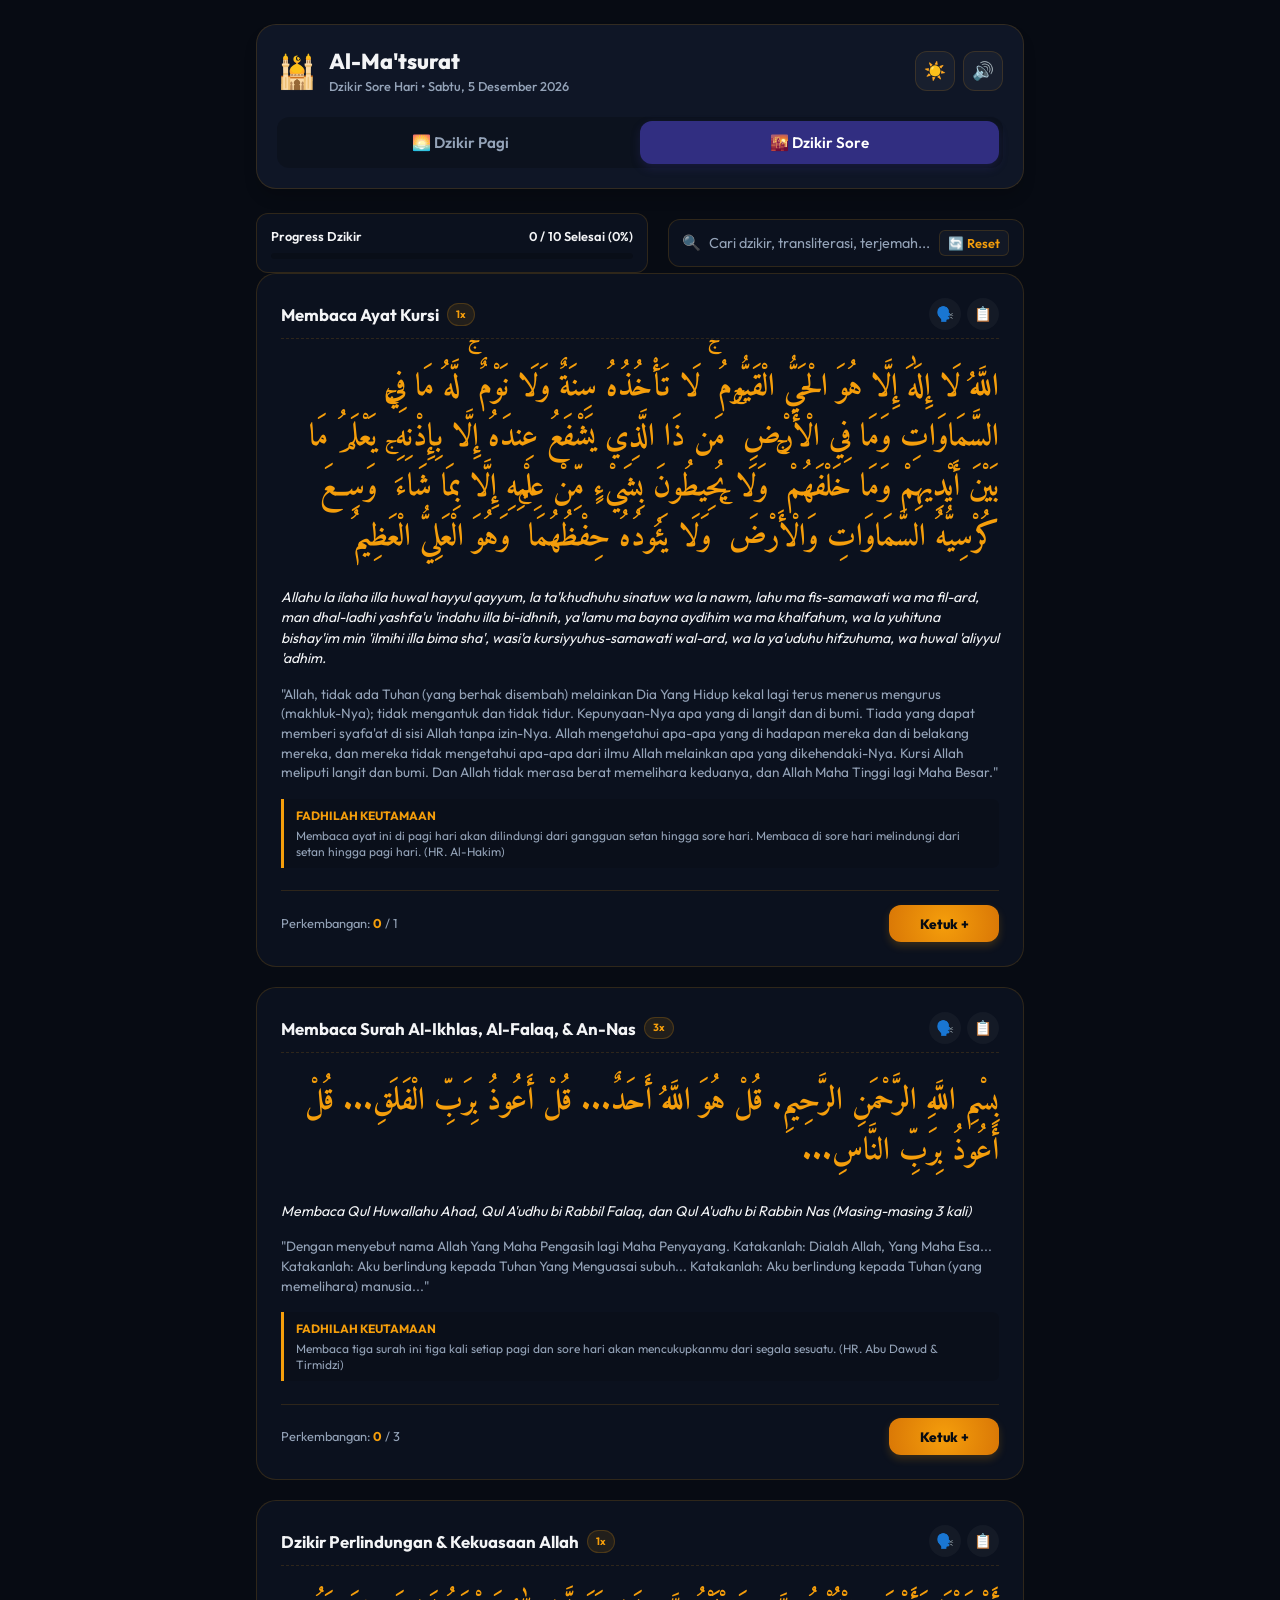
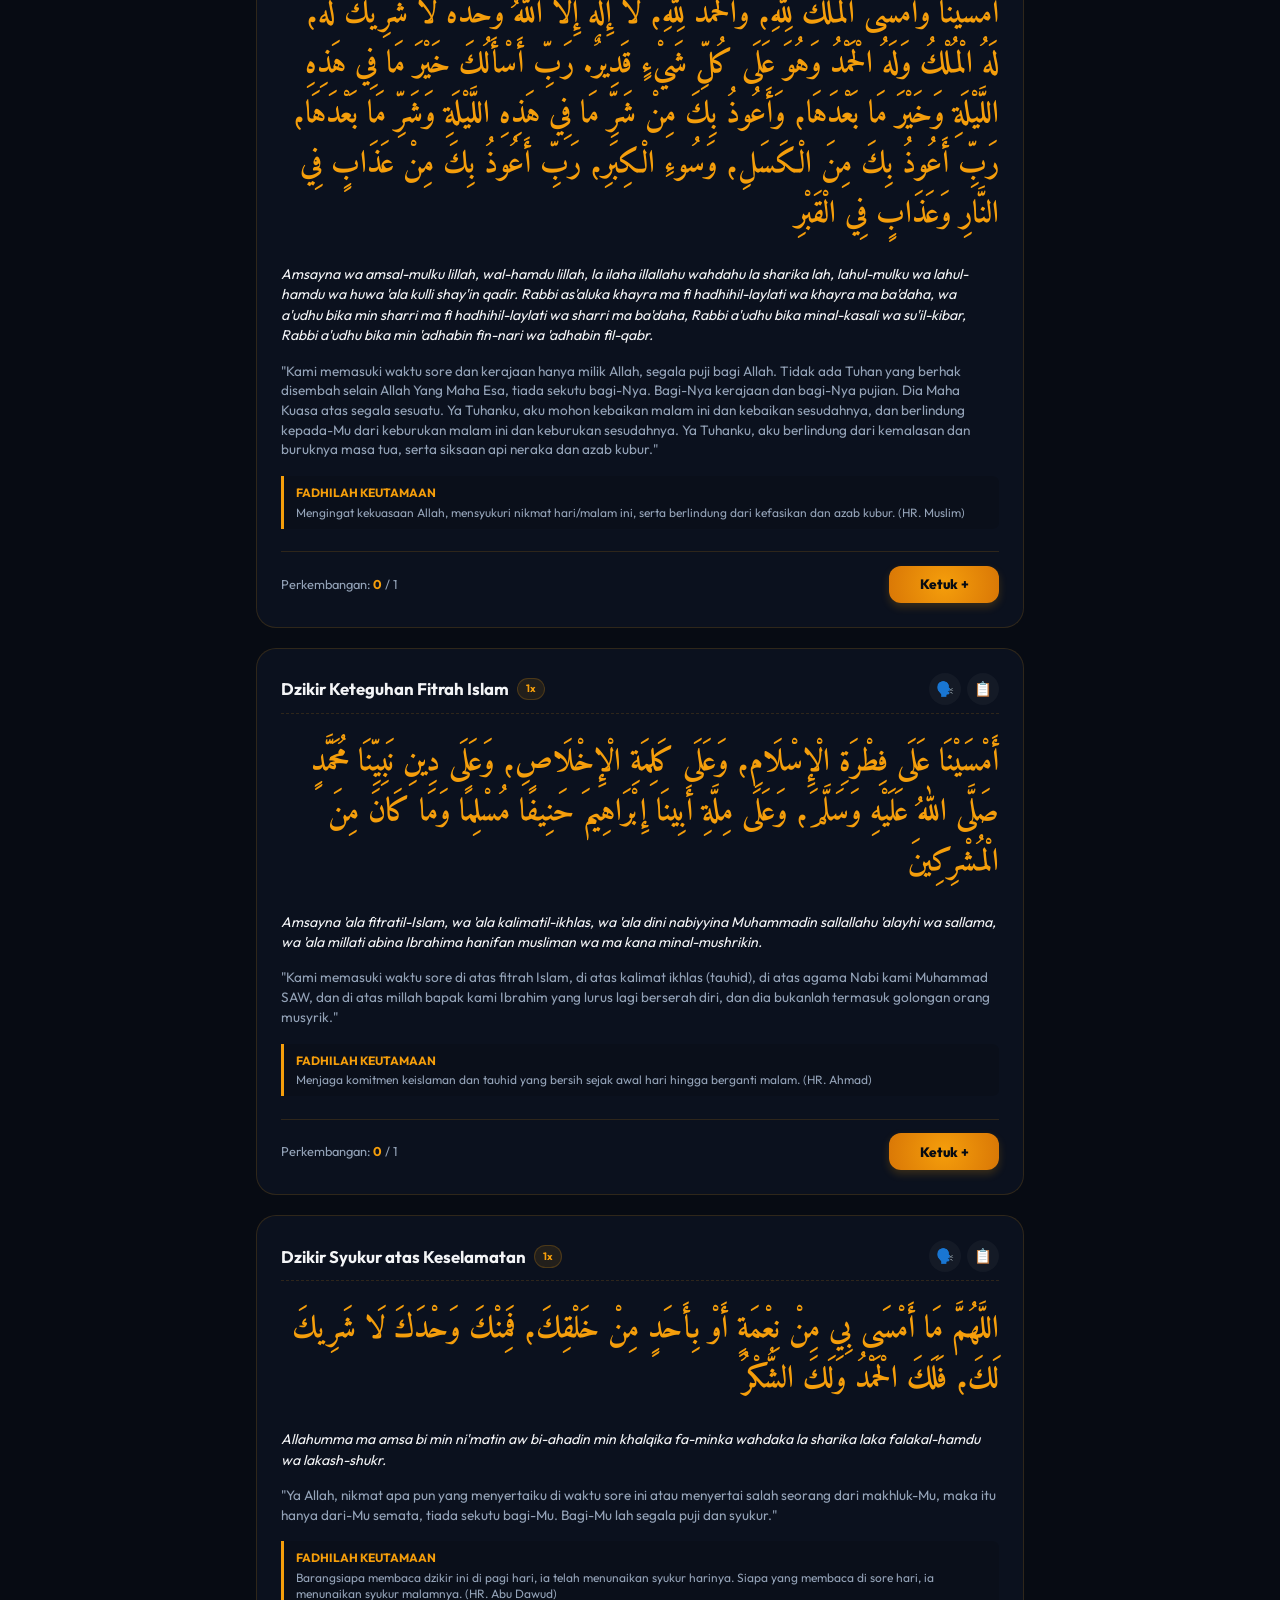
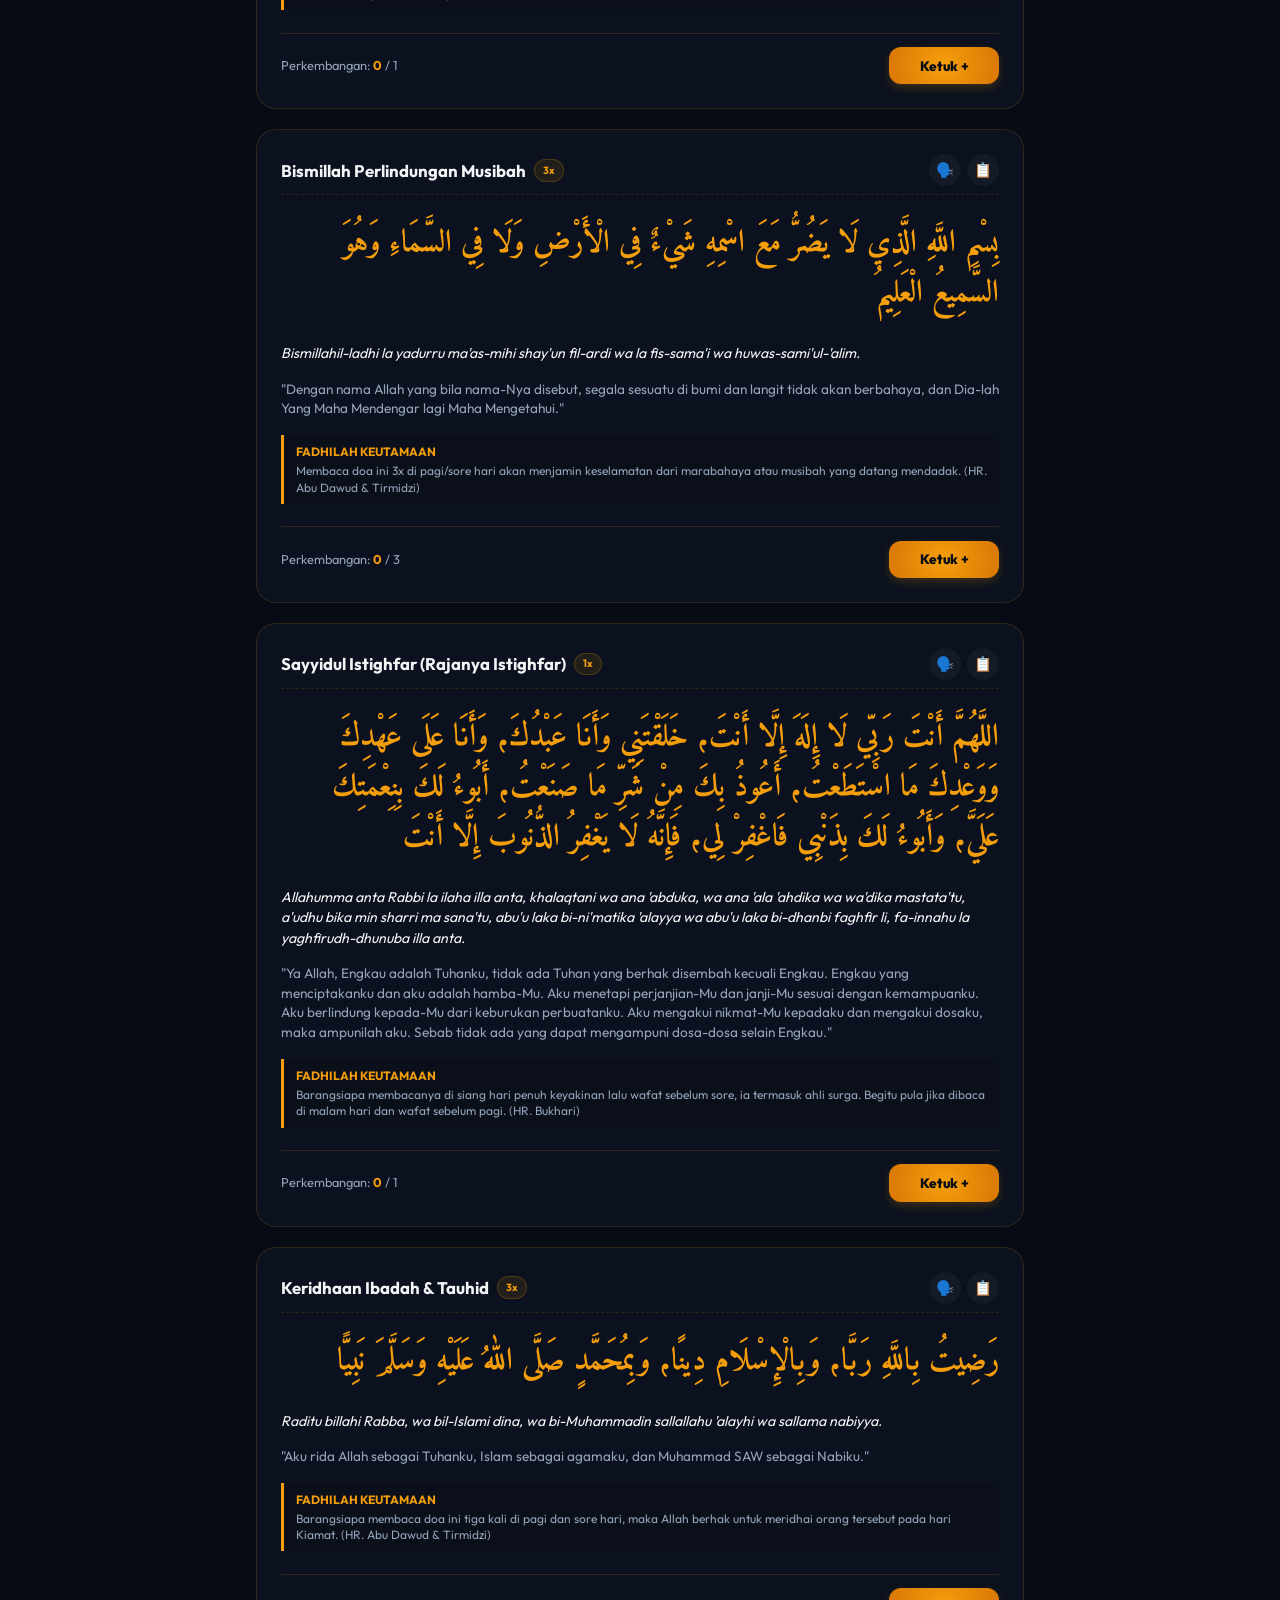
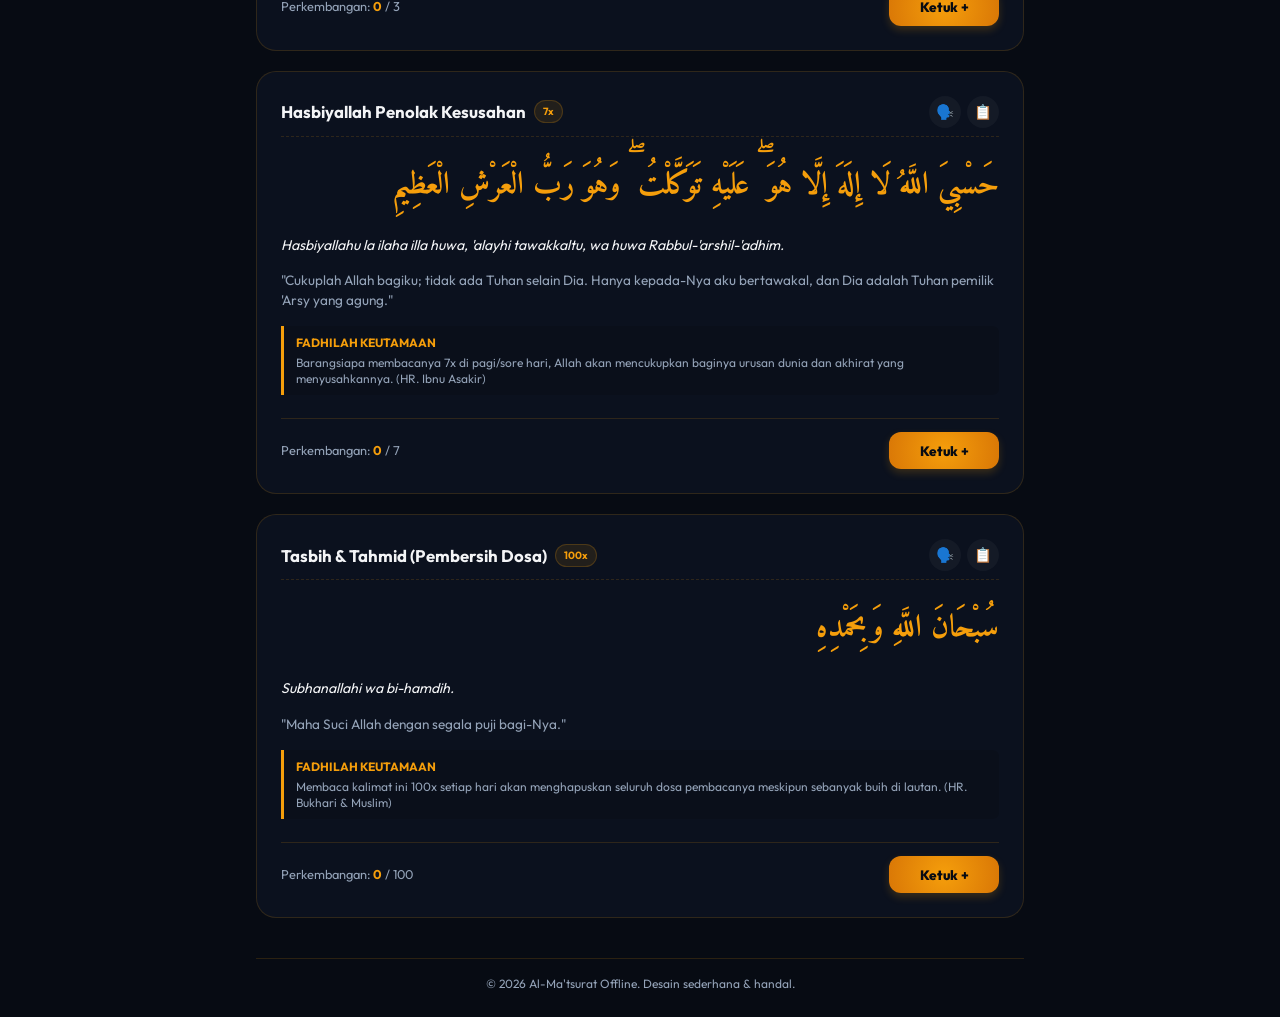
<file: al-matsurat/index.html>
<!DOCTYPE html>
<html lang="id">
<head>
    <meta charset="UTF-8">
    <meta name="viewport" content="width=device-width, initial-scale=1.0">
    <meta name="description" content="Aplikasi Dzikir Pagi & Sore Al-Ma'tsurat Sederhana, Cepat, dan 100% Offline-friendly.">
    <title>Al-Ma'tsurat - Dzikir Pagi & Sore Sederhana</title>
    
    <!-- Google Fonts: Outfit & Amiri (loads online, falls back to sans-serif/serif offline) -->
    <link href="https://fonts.googleapis.com/css2?family=Amiri:wght@400;700&family=Outfit:wght@400;500;600;700;800&display=swap" rel="stylesheet">
    
    <link rel="stylesheet" href="style.css">
</head>
<body>
    <div class="app-container">
        
        <!-- Header -->
        <header class="app-header">
            <div class="header-main">
                <div class="brand">
                    <span class="logo-emoji">🕌</span>
                    <div>
                        <h1>Al-Ma'tsurat</h1>
                        <p id="header-time-lbl">Dzikir Pagi & Sore</p>
                    </div>
                </div>
                
                <div class="header-controls">
                    <button class="control-btn" id="theme-toggle" title="Ubah Tema">🌙</button>
                    <button class="control-btn" id="sound-toggle" title="Suara Ketukan">🔊</button>
                </div>
            </div>

            <!-- Switcher Tabs (Pagi / Sore) -->
            <div class="mode-switcher-bar">
                <button class="mode-tab active" id="tab-pagi" data-mode="pagi">
                    <span>🌅 Dzikir Pagi</span>
                </button>
                <button class="mode-tab" id="tab-sore" data-mode="sore">
                    <span>🌇 Dzikir Sore</span>
                </button>
            </div>
        </header>

        <!-- Main Body -->
        <main class="app-content">
            
            <!-- Progress & Search Row -->
            <div class="utility-row">
                <div class="progress-panel">
                    <div class="progress-info">
                        <span>Progress Dzikir</span>
                        <span id="progress-text">0 / 10 Selesai (0%)</span>
                    </div>
                    <div class="progress-bar-bg">
                        <div class="progress-bar-fill" id="progress-fill" style="width: 0%;"></div>
                    </div>
                </div>
                
                <div class="search-box">
                    <span class="search-icon">🔍</span>
                    <input type="text" id="dzikir-search" placeholder="Cari dzikir, transliterasi, terjemah...">
                    <button id="btn-reset-all" class="btn-reset" title="Reset Semua Counter">
                        🔄 Reset
                    </button>
                </div>
            </div>

            <!-- Dzikir List Grid -->
            <div class="dzikir-list" id="dzikir-list-container">
                <!-- Loaded dynamically -->
            </div>
            
        </main>

        <!-- Footer -->
        <footer class="app-footer">
            <p>© 2026 Al-Ma'tsurat Offline. Desain sederhana & handal.</p>
        </footer>
    </div>

    <!-- Toast Notification -->
    <div id="toast" class="toast hidden">
        <span id="toast-icon">ℹ️</span>
        <span id="toast-msg">Notifikasi sukses</span>
    </div>

    <!-- Custom JS -->
    <script src="app.js"></script>
</body>
</html>
</file>
<file: al-matsurat/style.css>
/* ==========================================================================
   DESIGN SYSTEM & VARIABLES
   ========================================================================== */
:root {
    /* Color Palette - Twilight Dark Theme (Default) */
    --bg-app: #070b13;
    --bg-header: #0f1626;
    --bg-card: rgba(15, 22, 38, 0.65);
    --bg-card-hover: rgba(22, 32, 54, 0.85);
    --border-color: rgba(245, 158, 11, 0.15);
    --border-active: rgba(245, 158, 11, 0.45);
    --text-main: #f3f4f6;
    --text-muted: #94a3b8;
    
    /* Branding Colors */
    --teal-morning: #0f766e;
    --indigo-evening: #312e81;
    --gold: #f59e0b;
    --gold-rgb: 245, 158, 11;
    --gold-dark: #d97706;
    --accent-red: #ef4444;
    --accent-green: #10b981;
    
    /* Sizing & Transitions */
    --border-radius-lg: 20px;
    --border-radius-md: 12px;
    --border-radius-sm: 6px;
    --shadow-sm: 0 4px 6px -1px rgba(0, 0, 0, 0.1);
    --shadow-md: 0 10px 15px -3px rgba(0, 0, 0, 0.2);
    --transition-smooth: all 0.25s cubic-bezier(0.4, 0, 0.2, 1);
    --font-sans: 'Outfit', sans-serif;
    --font-arabic: 'Amiri', serif;
}

/* Light Theme Variables */
[data-theme="light"] {
    --bg-app: #f1f5f9;
    --bg-header: #ffffff;
    --bg-card: rgba(255, 255, 255, 0.7);
    --bg-card-hover: rgba(255, 255, 255, 1);
    --border-color: rgba(15, 118, 110, 0.12);
    --border-active: rgba(15, 118, 110, 0.35);
    --text-main: #0f172a;
    --text-muted: #64748b;
    
    --teal-morning: #0d9488;
    --indigo-evening: #4f46e5;
    --shadow-sm: 0 4px 6px -1px rgba(15, 23, 42, 0.04);
    --shadow-md: 0 10px 15px -3px rgba(15, 23, 42, 0.06);
}

/* ==========================================================================
   RESET & BASE STYLES
   ========================================================================== */
* {
    margin: 0;
    padding: 0;
    box-sizing: border-box;
    -webkit-tap-highlight-color: transparent;
}

body {
    font-family: var(--font-sans), sans-serif;
    background-color: var(--bg-app);
    color: var(--text-main);
    min-height: 100vh;
    transition: background-color 0.3s ease, color 0.3s ease;
    line-height: 1.5;
}

button {
    cursor: pointer;
    border: none;
    background: none;
    outline: none;
    font-family: inherit;
    color: inherit;
}

input {
    outline: none;
    border: none;
    font-family: inherit;
    color: inherit;
}

/* Custom Scrollbar */
::-webkit-scrollbar {
    width: 6px;
}
::-webkit-scrollbar-track {
    background: transparent;
}
::-webkit-scrollbar-thumb {
    background: rgba(var(--gold-rgb), 0.25);
    border-radius: 10px;
}
::-webkit-scrollbar-thumb:hover {
    background: rgba(var(--gold-rgb), 0.5);
}

/* ==========================================================================
   LAYOUT STRUCTURE
   ========================================================================== */
.app-container {
    max-width: 800px;
    margin: 0 auto;
    padding: 1.5rem 1rem;
    display: flex;
    flex-direction: column;
    gap: 1.5rem;
    min-height: 100vh;
}

/* --- HEADER SECTION --- */
.app-header {
    background-color: var(--bg-header);
    border: 1px solid var(--border-color);
    border-radius: var(--border-radius-lg);
    padding: 1.25rem;
    display: flex;
    flex-direction: column;
    gap: 1.25rem;
    box-shadow: var(--shadow-md);
}

.header-main {
    display: flex;
    justify-content: space-between;
    align-items: center;
    gap: 1rem;
}

.brand {
    display: flex;
    align-items: center;
    gap: 0.75rem;
}

.logo-emoji {
    font-size: 2rem;
    line-height: 1;
}

.brand h1 {
    font-size: 1.35rem;
    font-weight: 800;
    color: var(--text-main);
}

.brand p {
    font-size: 0.8rem;
    color: var(--text-muted);
    font-weight: 500;
}

.header-controls {
    display: flex;
    align-items: center;
    gap: 0.5rem;
}

.control-btn {
    width: 40px;
    height: 40px;
    border-radius: var(--border-radius-md);
    background-color: rgba(255, 255, 255, 0.04);
    border: 1px solid var(--border-color);
    display: flex;
    align-items: center;
    justify-content: center;
    transition: var(--transition-smooth);
    font-size: 1.1rem;
}

.control-btn:hover {
    background-color: rgba(255, 255, 255, 0.08);
    border-color: var(--border-active);
    transform: translateY(-2px);
}

/* MODE SWITCHER TABS */
.mode-switcher-bar {
    display: grid;
    grid-template-columns: 1fr 1fr;
    background-color: rgba(0, 0, 0, 0.2);
    border-radius: var(--border-radius-md);
    padding: 0.25rem;
}

.mode-tab {
    display: flex;
    align-items: center;
    justify-content: center;
    padding: 0.75rem;
    border-radius: var(--border-radius-md);
    font-size: 0.95rem;
    font-weight: 600;
    color: var(--text-muted);
    transition: var(--transition-smooth);
}

.mode-tab:hover {
    color: var(--text-main);
}

.mode-tab.active {
    color: white;
}

#tab-pagi.active {
    background-color: var(--teal-morning);
    box-shadow: 0 4px 10px rgba(15, 118, 110, 0.25);
}

#tab-sore.active {
    background-color: var(--indigo-evening);
    box-shadow: 0 4px 10px rgba(49, 46, 129, 0.3);
}

/* ==========================================================================
   UTILITY ROW (PROGRESS & SEARCH)
   ========================================================================== */
.utility-row {
    display: grid;
    grid-template-columns: 1.1fr 1fr;
    gap: 1.25rem;
    align-items: center;
}

.progress-panel {
    background-color: var(--bg-card);
    border: 1px solid var(--border-color);
    border-radius: var(--border-radius-md);
    padding: 0.85rem;
    display: flex;
    flex-direction: column;
    gap: 0.4rem;
}

.progress-info {
    display: flex;
    justify-content: space-between;
    font-size: 0.8rem;
    font-weight: 600;
}

.progress-bar-bg {
    height: 6px;
    background-color: rgba(0, 0, 0, 0.2);
    border-radius: 10px;
    overflow: hidden;
}

.progress-bar-fill {
    height: 100%;
    background: linear-gradient(90deg, var(--gold) 0%, var(--gold-dark) 100%);
    border-radius: 10px;
    transition: width 0.3s ease-out;
}

.search-box {
    display: flex;
    align-items: center;
    background-color: var(--bg-card);
    border: 1px solid var(--border-color);
    border-radius: var(--border-radius-md);
    padding: 0.65rem 0.85rem;
    gap: 0.5rem;
}

.search-icon {
    font-size: 0.95rem;
    opacity: 0.7;
}

.search-box input {
    background: transparent;
    width: 100%;
    font-size: 0.9rem;
}

.search-box input::placeholder {
    color: var(--text-muted);
}

.btn-reset {
    font-size: 0.8rem;
    font-weight: 600;
    color: var(--gold);
    white-space: nowrap;
    padding: 0.25rem 0.5rem;
    border-radius: var(--border-radius-sm);
    background-color: rgba(255, 255, 255, 0.03);
    border: 1px solid var(--border-color);
    transition: var(--transition-smooth);
}

.btn-reset:hover {
    border-color: var(--border-active);
    background-color: rgba(255, 255, 255, 0.08);
}

/* ==========================================================================
   DZIKIR LIST & CARDS
   ========================================================================== */
.dzikir-list {
    display: flex;
    flex-direction: column;
    gap: 1.25rem;
}

.dzikir-card {
    background-color: var(--bg-card);
    border: 1px solid var(--border-color);
    border-radius: var(--border-radius-lg);
    padding: 1.5rem;
    display: flex;
    flex-direction: column;
    gap: 1rem;
    transition: var(--transition-smooth);
}

.dzikir-card:hover {
    border-color: var(--border-active);
    transform: translateY(-2px);
    box-shadow: var(--shadow-sm);
}

.dzikir-card.completed {
    border-color: rgba(16, 185, 129, 0.35);
    background-color: rgba(16, 185, 129, 0.02);
}

/* Card Header info */
.card-header-bar {
    display: flex;
    justify-content: space-between;
    align-items: center;
    border-bottom: 1px dashed var(--border-color);
    padding-bottom: 0.5rem;
}

.card-title-badge-row {
    display: flex;
    align-items: center;
    gap: 0.5rem;
}

.card-title-badge-row h3 {
    font-size: 1.05rem;
    font-weight: 700;
}

.read-badge {
    background-color: rgba(var(--gold-rgb), 0.1);
    border: 1px solid rgba(var(--gold-rgb), 0.2);
    color: var(--gold);
    font-size: 0.65rem;
    font-weight: 700;
    padding: 0.15rem 0.5rem;
    border-radius: 20px;
}

.card-top-actions {
    display: flex;
    gap: 0.35rem;
}

.icon-action-btn {
    width: 32px;
    height: 32px;
    border-radius: 50%;
    background-color: rgba(255, 255, 255, 0.04);
    display: flex;
    align-items: center;
    justify-content: center;
    font-size: 0.9rem;
    transition: var(--transition-smooth);
}

.icon-action-btn:hover {
    background-color: rgba(var(--gold-rgb), 0.15);
    transform: scale(1.05);
}

/* ARABIC TEXT WRAPPERS */
.arabic-wrapper {
    text-align: right;
    margin: 0.5rem 0;
}

.arabic-text {
    font-family: var(--font-arabic), serif;
    font-size: 1.95rem;
    line-height: 1.6;
    direction: rtl;
    color: var(--gold);
    font-weight: 700;
}

/* TRANSLITERATION & TRANSLATION */
.transliteration {
    font-size: 0.88rem;
    color: var(--text-main);
    font-style: italic;
    line-height: 1.45;
}

.translation {
    font-size: 0.85rem;
    color: var(--text-muted);
    line-height: 1.45;
}

/* FADHILAH INFO */
.fadhilah-panel {
    background-color: rgba(0, 0, 0, 0.12);
    border-left: 3px solid var(--gold);
    padding: 0.5rem 0.75rem;
    border-radius: 0 var(--border-radius-sm) var(--border-radius-sm) 0;
}

.fadhilah-panel h4 {
    font-size: 0.75rem;
    font-weight: 700;
    color: var(--gold);
    margin-bottom: 0.15rem;
    text-transform: uppercase;
}

.fadhilah-panel p {
    font-size: 0.75rem;
    color: var(--text-muted);
    line-height: 1.35;
}

/* TAPPING COUNTER SECTION */
.card-counter-row {
    display: flex;
    justify-content: space-between;
    align-items: center;
    margin-top: 0.4rem;
    border-top: 1px solid var(--border-color);
    padding-top: 0.85rem;
}

.counter-interactive-btn {
    display: inline-flex;
    align-items: center;
    justify-content: center;
    gap: 0.4rem;
    background: radial-gradient(circle, var(--gold) 0%, var(--gold-dark) 100%);
    color: #070b13;
    padding: 0.6rem 1.25rem;
    border-radius: var(--border-radius-md);
    font-weight: 800;
    box-shadow: 0 4px 8px rgba(var(--gold-rgb), 0.2);
    transition: var(--transition-smooth);
    font-size: 0.85rem;
    min-width: 110px;
}

.counter-interactive-btn:active {
    transform: scale(0.95);
}

.counter-interactive-btn.done {
    background: var(--accent-green);
    color: white;
    box-shadow: 0 4px 8px rgba(16, 185, 129, 0.2);
}

.counter-label-text {
    font-size: 0.8rem;
    color: var(--text-muted);
}

.counter-label-text span {
    font-weight: 700;
    color: var(--gold);
}

/* Empty State */
.empty-state {
    display: flex;
    flex-direction: column;
    align-items: center;
    justify-content: center;
    text-align: center;
    padding: 3rem 1.5rem;
    background-color: var(--bg-card);
    border: 1px dashed var(--border-color);
    border-radius: var(--border-radius-lg);
    gap: 0.75rem;
}

.empty-state h3 {
    font-size: 1.1rem;
    font-weight: 600;
}

.empty-state p {
    font-size: 0.85rem;
    color: var(--text-muted);
}

/* TOAST NOTIFICATION */
.toast {
    position: fixed;
    bottom: 1.5rem;
    right: 1.5rem;
    background-color: var(--bg-header);
    border: 1px solid var(--border-active);
    color: var(--text-main);
    padding: 0.75rem 1.25rem;
    border-radius: var(--border-radius-md);
    box-shadow: var(--shadow-md);
    display: flex;
    align-items: center;
    gap: 0.5rem;
    z-index: 2000;
    font-size: 0.85rem;
    animation: slideInRight 0.3s cubic-bezier(0.175, 0.885, 0.32, 1.275);
}

.toast.hidden {
    opacity: 0;
    transform: translateY(15px) scale(0.95);
    pointer-events: none;
}

@keyframes slideInRight {
    from { transform: translateX(50px); opacity: 0; }
    to { transform: translateX(0); opacity: 1; }
}

.app-footer {
    text-align: center;
    font-size: 0.75rem;
    color: var(--text-muted);
    margin-top: 1rem;
    padding-top: 1rem;
    border-top: 1px solid var(--border-color);
}

/* ==========================================================================
   RESPONSIVE LAYOUT (MEDIA QUERIES)
   ========================================================================== */
@media (max-width: 600px) {
    .utility-row {
        grid-template-columns: 1fr;
        gap: 0.85rem;
    }
}
</file>
